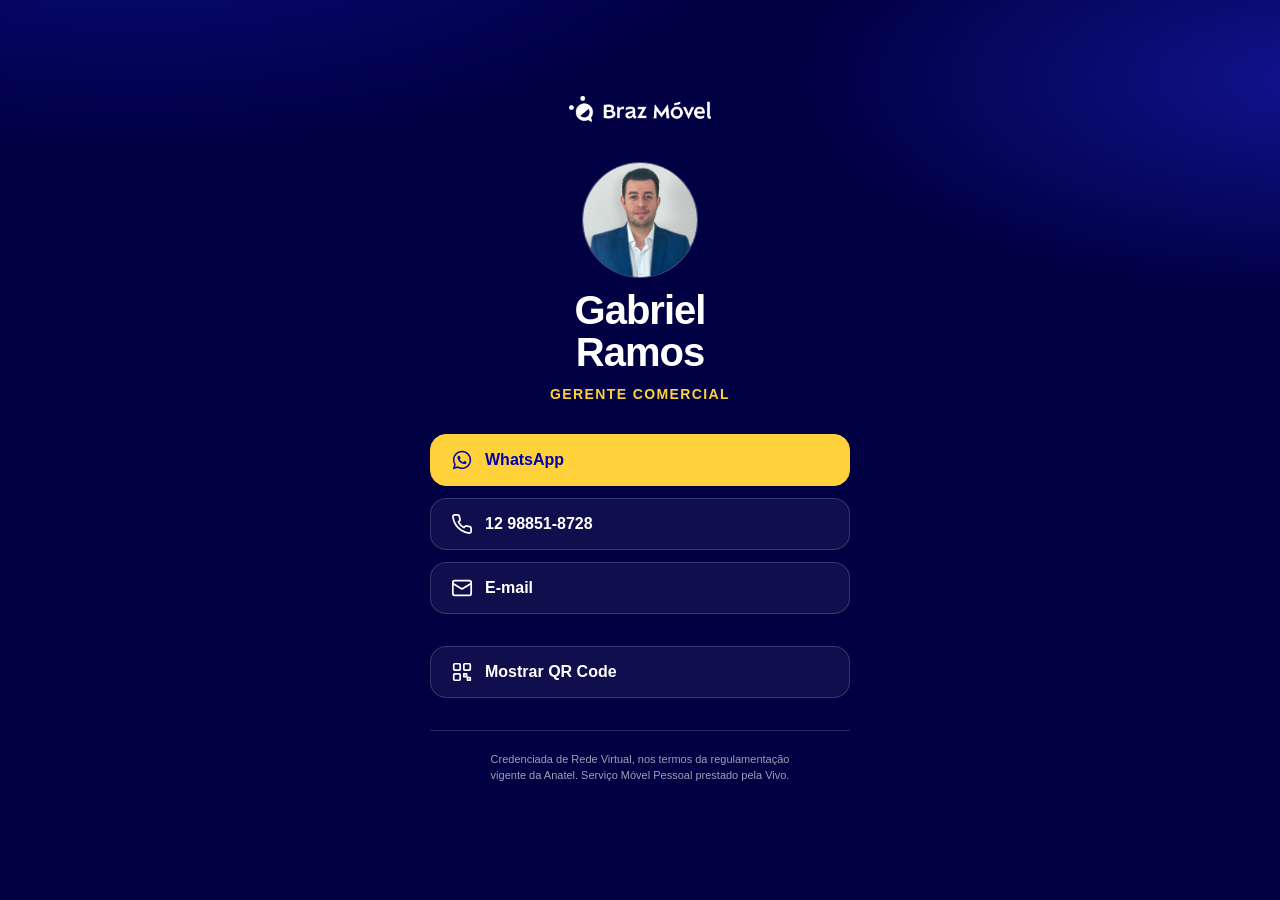
<file: gabriel/index.html>
<!DOCTYPE html>
<html lang="pt-BR">
<head>
<meta charset="UTF-8">
<meta name="viewport" content="width=device-width, initial-scale=1, viewport-fit=cover">
<title>Gabriel Ramos · Braz Móvel</title>
<meta name="description" content="Gabriel Ramos, Gerente Comercial da Braz Móvel. Fale direto por WhatsApp, telefone ou e-mail.">
<meta name="theme-color" content="#00016B">
<link rel="stylesheet" href="braz.css">
</head>
<body>

<main class="tela">

  <header class="topo">
    <img src="assets/logo-braz-branco.png" alt="Braz Móvel">
  </header>

  <section class="pessoa">
    <div class="retrato">
      <img id="foto" alt="" src="assets/gabriel.jpg">
      <span class="iniciais" id="iniciais" aria-hidden="true" hidden>GR</span>
    </div>
    <h1 class="nome">Gabriel<br>Ramos</h1>
    <p class="cargo">Gerente Comercial</p>
  </section>

  <nav class="acoes" aria-label="Formas de contato">

    <a class="btn btn--principal" href="https://wa.me/5512988518728?text=Ol%C3%A1%20Gabriel%2C%20vim%20pelo%20QR%20Code%20da%20Braz%20M%C3%B3vel." target="_blank" rel="noopener">
      <svg class="icone" viewBox="0 0 24 24" fill="currentColor" aria-hidden="true"><path d="M12.04 2C6.58 2 2.13 6.45 2.13 11.91c0 1.75.46 3.45 1.32 4.95L2 22l5.25-1.38a9.9 9.9 0 0 0 4.79 1.22h.01c5.46 0 9.91-4.45 9.91-9.91C21.96 6.45 17.5 2 12.04 2zm0 18.15h-.01a8.2 8.2 0 0 1-4.19-1.15l-.3-.18-3.12.82.83-3.04-.2-.31a8.22 8.22 0 0 1-1.26-4.38c0-4.54 3.7-8.23 8.25-8.23a8.23 8.23 0 0 1 8.24 8.24c0 4.54-3.7 8.23-8.24 8.23zm4.52-6.16c-.25-.12-1.47-.72-1.69-.81-.23-.08-.39-.12-.56.13-.16.25-.64.8-.78.97-.15.16-.29.19-.54.06-.25-.12-1.05-.39-1.99-1.23-.74-.66-1.23-1.47-1.38-1.72-.14-.25-.01-.38.11-.51.11-.11.25-.29.37-.43.12-.15.16-.25.25-.41.08-.17.04-.31-.02-.43-.06-.12-.56-1.34-.76-1.84-.2-.48-.4-.42-.56-.43h-.48c-.16 0-.43.06-.65.31-.22.25-.85.83-.85 2.03s.88 2.35 1 2.51c.12.16 1.72 2.63 4.17 3.69.58.25 1.04.4 1.39.51.59.19 1.12.16 1.54.1.47-.07 1.47-.6 1.67-1.18.21-.58.21-1.07.15-1.18-.06-.11-.22-.17-.47-.29z"/></svg>
      <span class="rotulo">WhatsApp</span>
    </a>

    <a class="btn" href="tel:+5512988518728">
      <svg class="icone" viewBox="0 0 24 24" fill="none" stroke="currentColor" stroke-width="1.9" stroke-linecap="round" stroke-linejoin="round" aria-hidden="true"><path d="M22 16.92v3a2 2 0 0 1-2.18 2 19.79 19.79 0 0 1-8.63-3.07 19.5 19.5 0 0 1-6-6 19.79 19.79 0 0 1-3.07-8.67A2 2 0 0 1 4.11 2h3a2 2 0 0 1 2 1.72c.13.96.36 1.9.7 2.81a2 2 0 0 1-.45 2.11L8.09 9.91a16 16 0 0 0 6 6l1.27-1.27a2 2 0 0 1 2.11-.45c.9.34 1.85.57 2.81.7A2 2 0 0 1 22 16.92z"/></svg>
      <span class="rotulo">12 98851-8728</span>
    </a>

    <a class="btn" href="mailto:gabriel.ramos@grupoitnet.com.br">
      <svg class="icone" viewBox="0 0 24 24" fill="none" stroke="currentColor" stroke-width="1.9" stroke-linecap="round" stroke-linejoin="round" aria-hidden="true"><rect x="2" y="4" width="20" height="16" rx="2"/><path d="m22 7-10 6L2 7"/></svg>
      <span class="rotulo">E-mail</span>
    </a>

  </nav>

  <section class="qr-area">
    <button class="btn" id="btn-qr" type="button" aria-expanded="false" aria-controls="qr-caixa">
      <svg class="icone" viewBox="0 0 24 24" fill="none" stroke="currentColor" stroke-width="1.9" stroke-linejoin="round" aria-hidden="true"><rect x="3" y="3" width="7" height="7" rx="1"/><rect x="14" y="3" width="7" height="7" rx="1"/><rect x="3" y="14" width="7" height="7" rx="1"/><path d="M14 14h3v3h-3zM18 18h3v3h-3z"/></svg>
      <span class="rotulo">Mostrar QR Code</span>
    </button>
    <div class="qr-caixa" id="qr-caixa">
      <canvas id="qr" width="464" height="464" aria-label="QR Code desta página"></canvas>
    </div>
    <p class="qr-dica" id="qr-dica" hidden>Peça para o cliente apontar a câmera do celular</p>
  </section>

  <footer class="rodape">
    <p class="disclaimer">
      Credenciada de Rede Virtual, nos termos da regulamentação vigente da Anatel.
      Serviço Móvel Pessoal prestado pela Vivo.
    </p>
  </footer>

</main>

<script src="qr.js"></script>
<script>
(function () {
  'use strict';


  /* ---- QR ---- */
  var btnQr  = document.getElementById('btn-qr');
  var caixa  = document.getElementById('qr-caixa');
  var dica   = document.getElementById('qr-dica');
  var canvas = document.getElementById('qr');
  var desenhado = false;

  btnQr.addEventListener('click', function () {
    var abrindo = !caixa.classList.contains('aberto');
    if (abrindo && !desenhado) {
      /* Endereço público do cartão (GitHub Pages). O QR aponta SEMPRE para cá,
         mesmo quando o arquivo é aberto localmente por file:// — assim o QR
         funciona igual no computador do Raí e no celular do vendedor. */
      var URL_PUBLICA = 'https://virtualmend8s-max.github.io/cartao-braz/gabriel/';

      /* Preto puro de propósito, não azul da marca: leitor de celular
         (iPhone principalmente) precisa de contraste alto pra ler. O azul
         #0001AD dava razão ~0.2:1 e alguns aparelhos não decodificavam. */
      QR.desenhar(canvas, URL_PUBLICA, {
        escuro: '#000000', claro: '#FFFFFF', margem: 4
      });
      desenhado = true;
    }
    caixa.classList.toggle('aberto', abrindo);
    dica.hidden = !abrindo;
    btnQr.setAttribute('aria-expanded', String(abrindo));
    btnQr.querySelector('.rotulo').textContent = abrindo ? 'Esconder QR Code' : 'Mostrar QR Code';
  });
})();
</script>

</body>
</html>
</file>
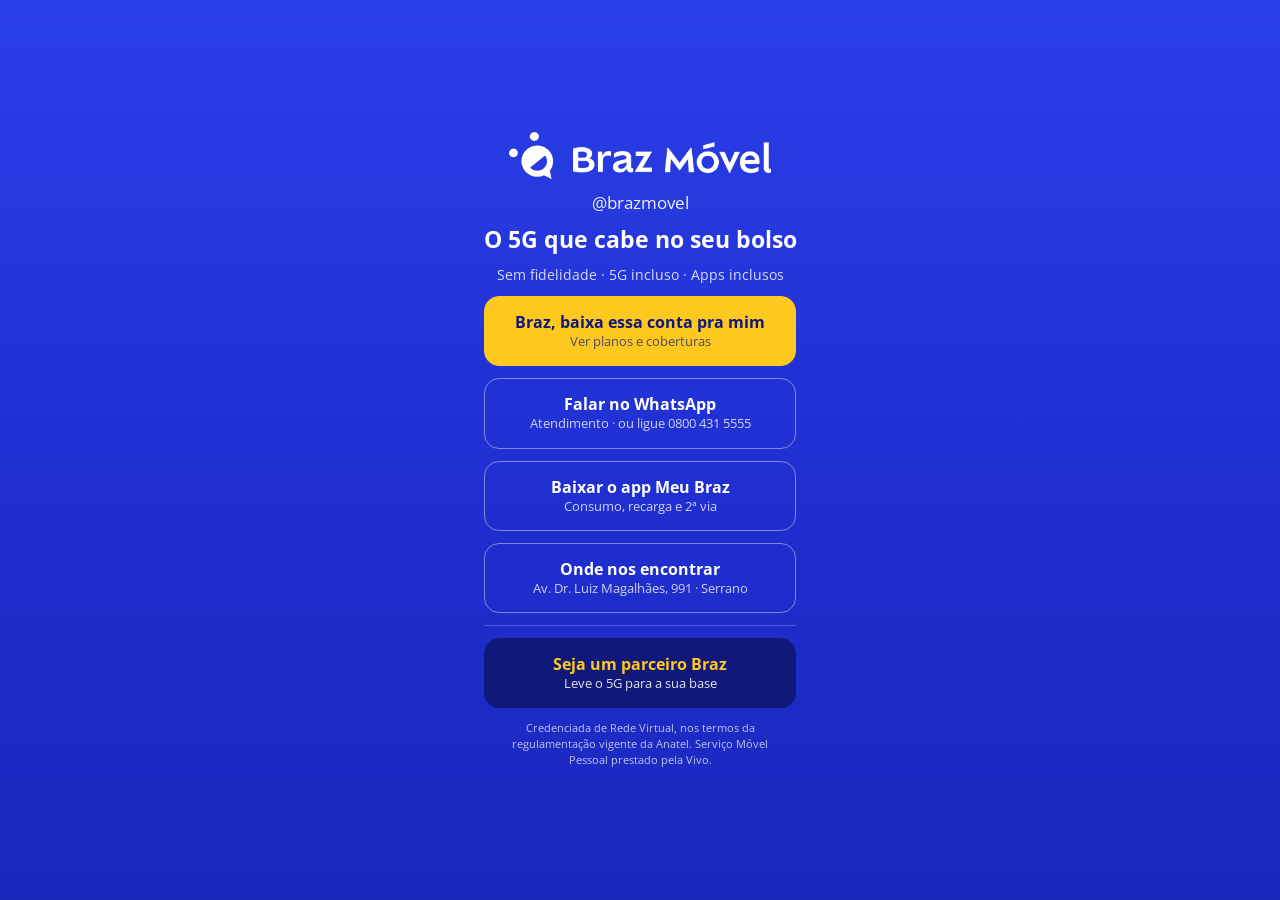
<file: links-proto/index.html>
<!DOCTYPE html>
<html lang="pt-BR">
<head>
<meta charset="UTF-8">
<meta name="viewport" content="width=device-width, initial-scale=1">
<title>Braz Móvel · /links (protótipo 5 botões)</title>
<link rel="preconnect" href="https://fonts.googleapis.com">
<link rel="preconnect" href="https://fonts.gstatic.com" crossorigin>
<link href="https://fonts.googleapis.com/css2?family=Open+Sans:wght@400;600;700;800&display=swap" rel="stylesheet">
<style>
  * { margin:0; padding:0; box-sizing:border-box; }

  /* Escala única: tudo abaixo deriva daqui.
     Cresce com a largura da tela, mas nunca sai do intervalo seguro. */
  :root {
    --gap: clamp(7px, 1.5vh, 12px);   /* respiro vertical entre blocos */
    --pad: clamp(22px, 6vw, 34px);    /* margem lateral — respiro nos cantos */
  }

  html { height: 100%; }

  body {
    font-family: "Open Sans", "Segoe UI", system-ui, sans-serif;
    background: linear-gradient(180deg, #2B3FE8 0%, #1F2FD0 55%, #1A28BC 100%);
    color: #fff;
    /* dvh = altura real, já descontando barra do navegador e botões do Android.
       min-height mantém a rolagem disponível se a tela for baixa demais. */
    min-height: 100dvh;
    display: flex;
    flex-direction: column;
    align-items: center;
    justify-content: center;   /* sobra de espaço se distribui sozinha */
    gap: var(--gap);
    padding: calc(var(--gap) * 1.6) var(--pad);
  }

  /* ---- topo ---- */
  .marca {
    width: 100%;
    max-width: min(262px, 70vw);
  }
  .marca img {
    width: 100%;
    height: auto;
    display: block;
  }
  .arroba {
    font-size: clamp(13.5px, 4.1vw, 17px);
    opacity: .92;
  }

  .headline {
    /* teto em vw impede a quebra em 2 linhas em telas de 360px */
    font-size: clamp(17px, 5.7vw, 23px);
    font-weight: 700;
    text-align: center;
    line-height: 1.2;
    text-wrap: balance;
  }
  .subheadline {
    font-size: clamp(11.5px, 3.5vw, 13.5px);
    opacity: .82;
    text-align: center;
    line-height: 1.35;
  }

  /* ---- botões ---- */
  .botoes {
    width: 100%;
    max-width: 312px;
    display: flex;
    flex-direction: column;
    gap: var(--gap);
  }

  .btn {
    display: block;
    text-align: center;
    padding: clamp(10px, 1.7vh, 15px) 14px;
    border-radius: 15px;
    text-decoration: none;
    border: 1.5px solid rgba(255,255,255,.42);
    color: #fff;
  }
  .btn .t {
    font-size: clamp(13.5px, 4.2vw, 16px);
    font-weight: 700;
    line-height: 1.25;
  }
  .btn .s {
    font-size: clamp(11px, 3.3vw, 12.5px);
    opacity: .78;
    margin-top: 2px;
    line-height: 1.3;
  }

  .btn.destaque {
    background: #FFC81E;
    border-color: #FFC81E;
    color: #10197A;
  }
  .btn.destaque .s { opacity: .72; }

  /* botão do provedor — navy sólido, título amarelo */
  .btn.parceria {
    background: #10197A;
    border-color: #10197A;
  }
  .btn.parceria .t { color: #FFC81E; }
  .btn.parceria .s { color: #fff; opacity: .88; }

  /* ---- divisória antes do bloco de parceria ---- */
  .divisoria {
    width: 100%;
    max-width: 312px;
    height: 1px;
    background: rgba(255,255,255,.22);
    flex: none;
  }

  /* ---- rodapé legal ---- */
  .legal {
    max-width: 296px;
    font-size: clamp(9.5px, 2.8vw, 11px);
    line-height: 1.45;
    opacity: .72;
    text-align: center;
    text-wrap: pretty;
  }

  /* Tela muito baixa: só aí vale colar no topo e liberar rolagem,
     porque o conteúdo realmente não cabe. Acima disso, permanece
     centralizado — senão sobra uma faixa morta no pé da tela. */
  @media (max-height: 540px) {
    body { justify-content: flex-start; padding-top: var(--gap); }
  }
</style>
</head>
<body>

  <div class="marca"><img src="[data-uri]" alt="Braz Movel"></div>

  <div class="arroba">@brazmovel</div>

  <div class="headline">O 5G que cabe no seu bolso</div>
  <div class="subheadline">Sem fidelidade · 5G incluso · Apps inclusos</div>

  <div class="botoes">

    <a class="btn destaque" href="#">
      <div class="t">Braz, baixa essa conta pra mim</div>
      <div class="s">Ver planos e coberturas</div>
    </a>

    <a class="btn" href="#">
      <div class="t">Falar no WhatsApp</div>
      <div class="s">Atendimento · ou ligue 0800 431 5555</div>
    </a>

    <a class="btn" href="#">
      <div class="t">Baixar o app Meu Braz</div>
      <div class="s">Consumo, recarga e 2ª via</div>
    </a>

    <a class="btn" href="#">
      <div class="t">Onde nos encontrar</div>
      <div class="s">Av. Dr. Luiz Magalhães, 991 · Serrano</div>
    </a>

    <div class="divisoria"></div>

    <a class="btn parceria" href="#">
      <div class="t">Seja um parceiro Braz</div>
      <div class="s">Leve o 5G para a sua base</div>
    </a>

  </div>

  <div class="legal">
    Credenciada de Rede Virtual, nos termos da regulamentação vigente da Anatel.
    Serviço Móvel Pessoal prestado pela Vivo.
  </div>

</body>
</html>
</file>
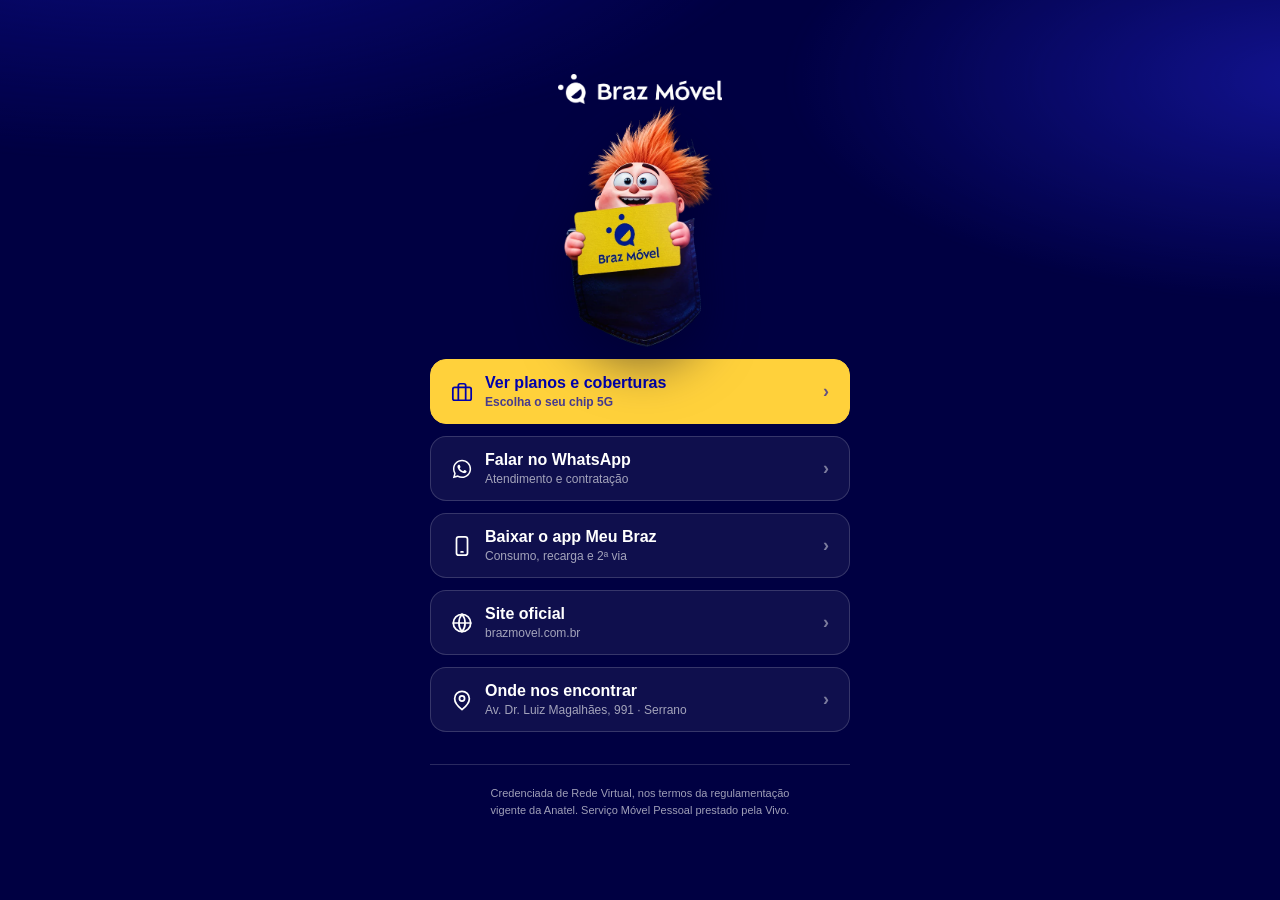
<file: oficial/index.html>
<!DOCTYPE html>
<html lang="pt-BR">
<head>
<meta charset="UTF-8">
<meta name="viewport" content="width=device-width, initial-scale=1, viewport-fit=cover">
<title>Braz Móvel · Links oficiais</title>
<meta name="description" content="Canais oficiais da Braz Móvel. Veja os planos, fale no WhatsApp, baixe o app Meu Braz e encontre nossa loja em Aracaju.">
<meta name="theme-color" content="#00016B">

<!-- Compartilhamento (WhatsApp, Instagram bio, LinkedIn) -->
<meta property="og:type" content="website">
<meta property="og:title" content="Braz Móvel · Links oficiais">
<meta property="og:description" content="Planos, WhatsApp, app Meu Braz e nossa loja. Tudo em um lugar só.">
<meta property="og:url" content="https://virtualmend8s-max.github.io/cartao-braz/oficial/">
<meta property="og:image" content="https://virtualmend8s-max.github.io/cartao-braz/oficial/assets/logo-braz-branco.png">

<link rel="stylesheet" href="braz.css">
</head>
<body>

<main class="tela">

  <header class="topo">
    <img src="assets/logo-braz-branco.png" alt="Braz Móvel">
  </header>

  <!-- Bloco de marca: o mascote saindo do bolso ocupa o lugar que antes era da
       frase-chamada. A assinatura "saindo de um bolso" é fixa na identidade do
       personagem, e a placa que ele ergue já carrega a marca — por isso aqui não
       entra headline: a imagem é a mensagem. O h1 vira texto acessível (lido por
       leitor de tela e pelo Google, invisível na tela). -->
  <section class="marca">
    <h1 class="oculto">Braz Móvel · o 5G que cabe no seu bolso</h1>
    <picture>
      <source srcset="assets/mascote-bolso.webp" type="image/webp">
      <img class="mascote" src="assets/mascote-bolso.png"
           alt="Mascote da Braz Móvel saindo de um bolso segurando a placa Braz Móvel"
           width="401" height="640" fetchpriority="high" decoding="async">
    </picture>
  </section>

  <nav class="acoes" aria-label="Links oficiais da Braz Móvel">

    <!-- CTA dominante: o link de maior valor comercial vem primeiro e é o
         único sólido. Serve B2B e B2C (por isso sem preço no rótulo). -->
    <a class="btn btn--principal" href="https://www.brazmovel.com.br/planos" target="_blank" rel="noopener">
      <svg class="icone" viewBox="0 0 24 24" fill="none" stroke="currentColor" stroke-width="1.9" stroke-linecap="round" stroke-linejoin="round" aria-hidden="true"><rect x="2" y="7" width="20" height="14" rx="2"/><path d="M16 21V5a2 2 0 0 0-2-2h-4a2 2 0 0 0-2 2v16"/></svg>
      <span class="rotulo">
        Ver planos e coberturas
        <span class="sub">Escolha o seu chip 5G</span>
      </span>
      <span class="seta" aria-hidden="true">›</span>
    </a>

    <a class="btn" href="https://wa.me/5579998552734?text=Ol%C3%A1%2C%20vim%20pelos%20links%20da%20Braz%20M%C3%B3vel%20e%20quero%20saber%20mais." target="_blank" rel="noopener">
      <svg class="icone" viewBox="0 0 24 24" fill="currentColor" aria-hidden="true"><path d="M12.04 2C6.58 2 2.13 6.45 2.13 11.91c0 1.75.46 3.45 1.32 4.95L2 22l5.25-1.38a9.9 9.9 0 0 0 4.79 1.22h.01c5.46 0 9.91-4.45 9.91-9.91C21.96 6.45 17.5 2 12.04 2zm0 18.15h-.01a8.2 8.2 0 0 1-4.19-1.15l-.3-.18-3.12.82.83-3.04-.2-.31a8.22 8.22 0 0 1-1.26-4.38c0-4.54 3.7-8.23 8.25-8.23a8.23 8.23 0 0 1 8.24 8.24c0 4.54-3.7 8.23-8.24 8.23zm4.52-6.16c-.25-.12-1.47-.72-1.69-.81-.23-.08-.39-.12-.56.13-.16.25-.64.8-.78.97-.15.16-.29.19-.54.06-.25-.12-1.05-.39-1.99-1.23-.74-.66-1.23-1.47-1.38-1.72-.14-.25-.01-.38.11-.51.11-.11.25-.29.37-.43.12-.15.16-.25.25-.41.08-.17.04-.31-.02-.43-.06-.12-.56-1.34-.76-1.84-.2-.48-.4-.42-.56-.43h-.48c-.16 0-.43.06-.65.31-.22.25-.85.83-.85 2.03s.88 2.35 1 2.51c.12.16 1.72 2.63 4.17 3.69.58.25 1.04.4 1.39.51.59.19 1.12.16 1.54.1.47-.07 1.47-.6 1.67-1.18.21-.58.21-1.07.15-1.18-.06-.11-.22-.17-.47-.29z"/></svg>
      <span class="rotulo">
        Falar no WhatsApp
        <span class="sub">Atendimento e contratação</span>
      </span>
      <span class="seta" aria-hidden="true">›</span>
    </a>

    <a class="btn" href="https://play.google.com/store/apps/details?id=br.com.brazmovel.meu" target="_blank" rel="noopener">
      <svg class="icone" viewBox="0 0 24 24" fill="none" stroke="currentColor" stroke-width="1.9" stroke-linecap="round" stroke-linejoin="round" aria-hidden="true"><rect x="6" y="2" width="12" height="20" rx="2.5"/><path d="M11 18.5h2"/></svg>
      <span class="rotulo">
        Baixar o app Meu Braz
        <span class="sub">Consumo, recarga e 2ª via</span>
      </span>
      <span class="seta" aria-hidden="true">›</span>
    </a>

    <a class="btn" href="https://www.brazmovel.com.br/" target="_blank" rel="noopener">
      <svg class="icone" viewBox="0 0 24 24" fill="none" stroke="currentColor" stroke-width="1.9" stroke-linecap="round" stroke-linejoin="round" aria-hidden="true"><circle cx="12" cy="12" r="9.5"/><path d="M2.5 12h19M12 2.5a15 15 0 0 1 0 19 15 15 0 0 1 0-19"/></svg>
      <span class="rotulo">
        Site oficial
        <span class="sub">brazmovel.com.br</span>
      </span>
      <span class="seta" aria-hidden="true">›</span>
    </a>

    <a class="btn" href="https://www.google.com/maps/search/?api=1&query=Av.+Dr.+Luiz+Magalh%C3%A3es%2C+991+-+Serrano%2C+Aracaju+-+SE" target="_blank" rel="noopener">
      <svg class="icone" viewBox="0 0 24 24" fill="none" stroke="currentColor" stroke-width="1.9" stroke-linecap="round" stroke-linejoin="round" aria-hidden="true"><path d="M20 10.5c0 5.5-8 12-8 12s-8-6.5-8-12a8 8 0 0 1 16 0z"/><circle cx="12" cy="10.3" r="2.8"/></svg>
      <span class="rotulo">
        Onde nos encontrar
        <span class="sub">Av. Dr. Luiz Magalhães, 991 · Serrano</span>
      </span>
      <span class="seta" aria-hidden="true">›</span>
    </a>

  </nav>

  <footer class="rodape">
    <p class="disclaimer">
      Credenciada de Rede Virtual, nos termos da regulamentação vigente da Anatel.
      Serviço Móvel Pessoal prestado pela Vivo.
    </p>
  </footer>

</main>

</body>
</html>
</file>
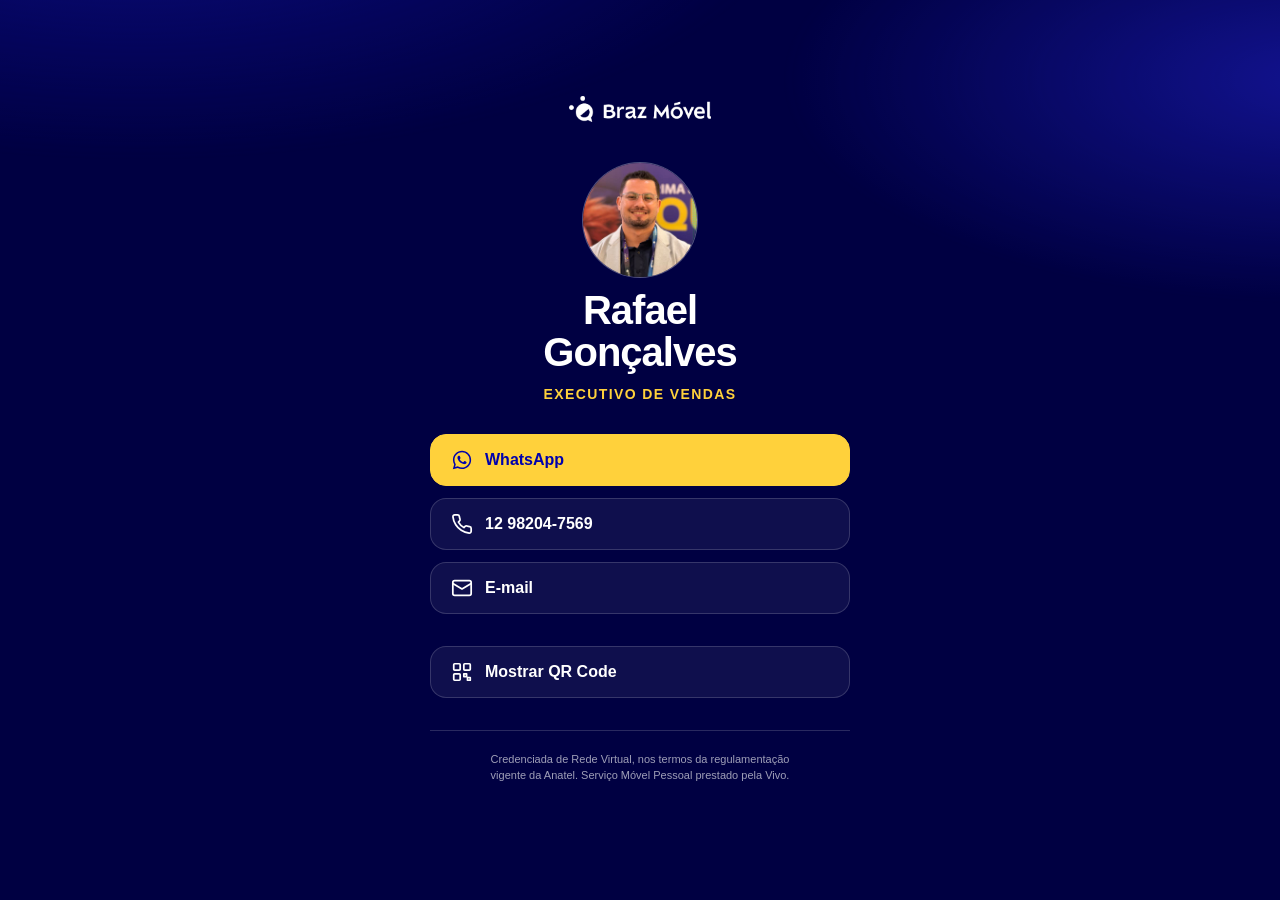
<file: rafael/index.html>
<!DOCTYPE html>
<html lang="pt-BR">
<head>
<meta charset="UTF-8">
<meta name="viewport" content="width=device-width, initial-scale=1, viewport-fit=cover">
<title>Rafael Gonçalves · Braz Móvel</title>
<meta name="description" content="Rafael Gonçalves, Executivo de Vendas da Braz Móvel. Fale direto por WhatsApp, telefone ou e-mail.">
<meta name="theme-color" content="#00016B">
<link rel="stylesheet" href="braz.css">
</head>
<body>

<main class="tela">

  <header class="topo">
    <img src="assets/logo-braz-branco.png" alt="Braz Móvel">
  </header>

  <section class="pessoa">
    <div class="retrato">
      <img id="foto" alt="" src="assets/rafael.jpg">
      <span class="iniciais" id="iniciais" aria-hidden="true" hidden>RG</span>
    </div>
    <h1 class="nome">Rafael<br>Gonçalves</h1>
    <p class="cargo">Executivo de Vendas</p>
  </section>

  <nav class="acoes" aria-label="Formas de contato">

    <a class="btn btn--principal" href="https://wa.me/5512982047569?text=Ol%C3%A1%20Rafael%2C%20vim%20pelo%20QR%20Code%20da%20Braz%20M%C3%B3vel." target="_blank" rel="noopener">
      <svg class="icone" viewBox="0 0 24 24" fill="currentColor" aria-hidden="true"><path d="M12.04 2C6.58 2 2.13 6.45 2.13 11.91c0 1.75.46 3.45 1.32 4.95L2 22l5.25-1.38a9.9 9.9 0 0 0 4.79 1.22h.01c5.46 0 9.91-4.45 9.91-9.91C21.96 6.45 17.5 2 12.04 2zm0 18.15h-.01a8.2 8.2 0 0 1-4.19-1.15l-.3-.18-3.12.82.83-3.04-.2-.31a8.22 8.22 0 0 1-1.26-4.38c0-4.54 3.7-8.23 8.25-8.23a8.23 8.23 0 0 1 8.24 8.24c0 4.54-3.7 8.23-8.24 8.23zm4.52-6.16c-.25-.12-1.47-.72-1.69-.81-.23-.08-.39-.12-.56.13-.16.25-.64.8-.78.97-.15.16-.29.19-.54.06-.25-.12-1.05-.39-1.99-1.23-.74-.66-1.23-1.47-1.38-1.72-.14-.25-.01-.38.11-.51.11-.11.25-.29.37-.43.12-.15.16-.25.25-.41.08-.17.04-.31-.02-.43-.06-.12-.56-1.34-.76-1.84-.2-.48-.4-.42-.56-.43h-.48c-.16 0-.43.06-.65.31-.22.25-.85.83-.85 2.03s.88 2.35 1 2.51c.12.16 1.72 2.63 4.17 3.69.58.25 1.04.4 1.39.51.59.19 1.12.16 1.54.1.47-.07 1.47-.6 1.67-1.18.21-.58.21-1.07.15-1.18-.06-.11-.22-.17-.47-.29z"/></svg>
      <span class="rotulo">WhatsApp</span>
    </a>

    <a class="btn" href="tel:+5512982047569">
      <svg class="icone" viewBox="0 0 24 24" fill="none" stroke="currentColor" stroke-width="1.9" stroke-linecap="round" stroke-linejoin="round" aria-hidden="true"><path d="M22 16.92v3a2 2 0 0 1-2.18 2 19.79 19.79 0 0 1-8.63-3.07 19.5 19.5 0 0 1-6-6 19.79 19.79 0 0 1-3.07-8.67A2 2 0 0 1 4.11 2h3a2 2 0 0 1 2 1.72c.13.96.36 1.9.7 2.81a2 2 0 0 1-.45 2.11L8.09 9.91a16 16 0 0 0 6 6l1.27-1.27a2 2 0 0 1 2.11-.45c.9.34 1.85.57 2.81.7A2 2 0 0 1 22 16.92z"/></svg>
      <span class="rotulo">12 98204-7569</span>
    </a>

    <a class="btn" href="mailto:rafael.goncalves@grupoitnet.com.br">
      <svg class="icone" viewBox="0 0 24 24" fill="none" stroke="currentColor" stroke-width="1.9" stroke-linecap="round" stroke-linejoin="round" aria-hidden="true"><rect x="2" y="4" width="20" height="16" rx="2"/><path d="m22 7-10 6L2 7"/></svg>
      <span class="rotulo">E-mail</span>
    </a>

  </nav>

  <section class="qr-area">
    <button class="btn" id="btn-qr" type="button" aria-expanded="false" aria-controls="qr-caixa">
      <svg class="icone" viewBox="0 0 24 24" fill="none" stroke="currentColor" stroke-width="1.9" stroke-linejoin="round" aria-hidden="true"><rect x="3" y="3" width="7" height="7" rx="1"/><rect x="14" y="3" width="7" height="7" rx="1"/><rect x="3" y="14" width="7" height="7" rx="1"/><path d="M14 14h3v3h-3zM18 18h3v3h-3z"/></svg>
      <span class="rotulo">Mostrar QR Code</span>
    </button>
    <div class="qr-caixa" id="qr-caixa">
      <canvas id="qr" width="464" height="464" aria-label="QR Code desta página"></canvas>
    </div>
    <p class="qr-dica" id="qr-dica" hidden>Peça para o cliente apontar a câmera do celular</p>
  </section>

  <footer class="rodape">
    <p class="disclaimer">
      Credenciada de Rede Virtual, nos termos da regulamentação vigente da Anatel.
      Serviço Móvel Pessoal prestado pela Vivo.
    </p>
  </footer>

</main>

<script src="qr.js"></script>
<script>
(function () {
  'use strict';


  /* ---- QR ---- */
  var btnQr  = document.getElementById('btn-qr');
  var caixa  = document.getElementById('qr-caixa');
  var dica   = document.getElementById('qr-dica');
  var canvas = document.getElementById('qr');
  var desenhado = false;

  btnQr.addEventListener('click', function () {
    var abrindo = !caixa.classList.contains('aberto');
    if (abrindo && !desenhado) {
      /* Endereço público do cartão (GitHub Pages). O QR aponta SEMPRE para cá,
         mesmo quando o arquivo é aberto localmente por file:// — assim o QR
         funciona igual no computador do Raí e no celular do vendedor. */
      var URL_PUBLICA = 'https://virtualmend8s-max.github.io/cartao-braz/rafael/';

      /* Preto puro de propósito, não azul da marca: leitor de celular
         (iPhone principalmente) precisa de contraste alto pra ler. O azul
         #0001AD dava razão ~0.2:1 e alguns aparelhos não decodificavam. */
      QR.desenhar(canvas, URL_PUBLICA, {
        escuro: '#000000', claro: '#FFFFFF', margem: 4
      });
      desenhado = true;
    }
    caixa.classList.toggle('aberto', abrindo);
    dica.hidden = !abrindo;
    btnQr.setAttribute('aria-expanded', String(abrindo));
    btnQr.querySelector('.rotulo').textContent = abrindo ? 'Esconder QR Code' : 'Mostrar QR Code';
  });
})();
</script>

</body>
</html>
</file>
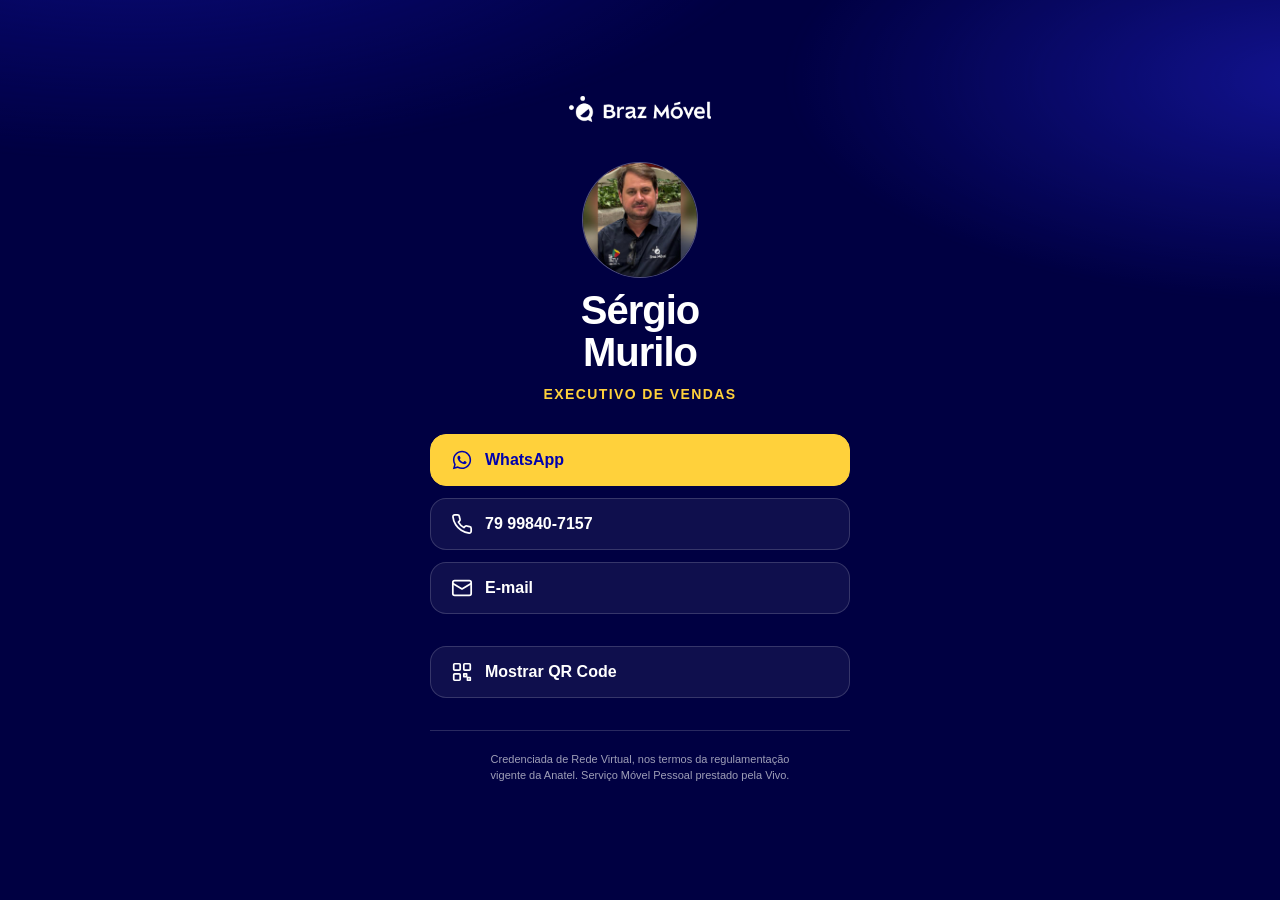
<file: sergio/index.html>
<!DOCTYPE html>
<html lang="pt-BR">
<head>
<meta charset="UTF-8">
<meta name="viewport" content="width=device-width, initial-scale=1, viewport-fit=cover">
<title>Sérgio Murilo · Braz Móvel</title>
<meta name="description" content="Sérgio Murilo, Executivo de Vendas da Braz Móvel. Fale direto por WhatsApp, telefone ou e-mail.">
<meta name="theme-color" content="#00016B">
<link rel="stylesheet" href="braz.css">
</head>
<body>

<main class="tela">

  <header class="topo">
    <img src="assets/logo-braz-branco.png" alt="Braz Móvel">
  </header>

  <section class="pessoa">
    <div class="retrato">
      <img id="foto" alt="" src="assets/sergio.jpg">
      <span class="iniciais" id="iniciais" aria-hidden="true" hidden>SM</span>
    </div>
    <h1 class="nome">Sérgio<br>Murilo</h1>
    <p class="cargo">Executivo de Vendas</p>
  </section>

  <nav class="acoes" aria-label="Formas de contato">

    <a class="btn btn--principal" href="https://wa.me/5579998407157?text=Ol%C3%A1%20S%C3%A9rgio%2C%20vim%20pelo%20QR%20Code%20da%20Braz%20M%C3%B3vel." target="_blank" rel="noopener">
      <svg class="icone" viewBox="0 0 24 24" fill="currentColor" aria-hidden="true"><path d="M12.04 2C6.58 2 2.13 6.45 2.13 11.91c0 1.75.46 3.45 1.32 4.95L2 22l5.25-1.38a9.9 9.9 0 0 0 4.79 1.22h.01c5.46 0 9.91-4.45 9.91-9.91C21.96 6.45 17.5 2 12.04 2zm0 18.15h-.01a8.2 8.2 0 0 1-4.19-1.15l-.3-.18-3.12.82.83-3.04-.2-.31a8.22 8.22 0 0 1-1.26-4.38c0-4.54 3.7-8.23 8.25-8.23a8.23 8.23 0 0 1 8.24 8.24c0 4.54-3.7 8.23-8.24 8.23zm4.52-6.16c-.25-.12-1.47-.72-1.69-.81-.23-.08-.39-.12-.56.13-.16.25-.64.8-.78.97-.15.16-.29.19-.54.06-.25-.12-1.05-.39-1.99-1.23-.74-.66-1.23-1.47-1.38-1.72-.14-.25-.01-.38.11-.51.11-.11.25-.29.37-.43.12-.15.16-.25.25-.41.08-.17.04-.31-.02-.43-.06-.12-.56-1.34-.76-1.84-.2-.48-.4-.42-.56-.43h-.48c-.16 0-.43.06-.65.31-.22.25-.85.83-.85 2.03s.88 2.35 1 2.51c.12.16 1.72 2.63 4.17 3.69.58.25 1.04.4 1.39.51.59.19 1.12.16 1.54.1.47-.07 1.47-.6 1.67-1.18.21-.58.21-1.07.15-1.18-.06-.11-.22-.17-.47-.29z"/></svg>
      <span class="rotulo">WhatsApp</span>
    </a>

    <a class="btn" href="tel:+5579998407157">
      <svg class="icone" viewBox="0 0 24 24" fill="none" stroke="currentColor" stroke-width="1.9" stroke-linecap="round" stroke-linejoin="round" aria-hidden="true"><path d="M22 16.92v3a2 2 0 0 1-2.18 2 19.79 19.79 0 0 1-8.63-3.07 19.5 19.5 0 0 1-6-6 19.79 19.79 0 0 1-3.07-8.67A2 2 0 0 1 4.11 2h3a2 2 0 0 1 2 1.72c.13.96.36 1.9.7 2.81a2 2 0 0 1-.45 2.11L8.09 9.91a16 16 0 0 0 6 6l1.27-1.27a2 2 0 0 1 2.11-.45c.9.34 1.85.57 2.81.7A2 2 0 0 1 22 16.92z"/></svg>
      <span class="rotulo">79 99840-7157</span>
    </a>

    <a class="btn" href="mailto:sergio.murilo@grupoitnet.com.br">
      <svg class="icone" viewBox="0 0 24 24" fill="none" stroke="currentColor" stroke-width="1.9" stroke-linecap="round" stroke-linejoin="round" aria-hidden="true"><rect x="2" y="4" width="20" height="16" rx="2"/><path d="m22 7-10 6L2 7"/></svg>
      <span class="rotulo">E-mail</span>
    </a>

  </nav>

  <section class="qr-area">
    <button class="btn" id="btn-qr" type="button" aria-expanded="false" aria-controls="qr-caixa">
      <svg class="icone" viewBox="0 0 24 24" fill="none" stroke="currentColor" stroke-width="1.9" stroke-linejoin="round" aria-hidden="true"><rect x="3" y="3" width="7" height="7" rx="1"/><rect x="14" y="3" width="7" height="7" rx="1"/><rect x="3" y="14" width="7" height="7" rx="1"/><path d="M14 14h3v3h-3zM18 18h3v3h-3z"/></svg>
      <span class="rotulo">Mostrar QR Code</span>
    </button>
    <div class="qr-caixa" id="qr-caixa">
      <canvas id="qr" width="464" height="464" aria-label="QR Code desta página"></canvas>
    </div>
    <p class="qr-dica" id="qr-dica" hidden>Peça para o cliente apontar a câmera do celular</p>
  </section>

  <footer class="rodape">
    <p class="disclaimer">
      Credenciada de Rede Virtual, nos termos da regulamentação vigente da Anatel.
      Serviço Móvel Pessoal prestado pela Vivo.
    </p>
  </footer>

</main>

<script src="qr.js"></script>
<script>
(function () {
  'use strict';


  /* ---- QR ---- */
  var btnQr  = document.getElementById('btn-qr');
  var caixa  = document.getElementById('qr-caixa');
  var dica   = document.getElementById('qr-dica');
  var canvas = document.getElementById('qr');
  var desenhado = false;

  btnQr.addEventListener('click', function () {
    var abrindo = !caixa.classList.contains('aberto');
    if (abrindo && !desenhado) {
      /* Endereço público do cartão (GitHub Pages). O QR aponta SEMPRE para cá,
         mesmo quando o arquivo é aberto localmente por file:// — assim o QR
         funciona igual no computador do Raí e no celular do vendedor. */
      var URL_PUBLICA = 'https://virtualmend8s-max.github.io/cartao-braz/sergio/';

      /* Preto puro de propósito, não azul da marca: leitor de celular
         (iPhone principalmente) precisa de contraste alto pra ler. O azul
         #0001AD dava razão ~0.2:1 e alguns aparelhos não decodificavam. */
      QR.desenhar(canvas, URL_PUBLICA, {
        escuro: '#000000', claro: '#FFFFFF', margem: 4
      });
      desenhado = true;
    }
    caixa.classList.toggle('aberto', abrindo);
    dica.hidden = !abrindo;
    btnQr.setAttribute('aria-expanded', String(abrindo));
    btnQr.querySelector('.rotulo').textContent = abrindo ? 'Esconder QR Code' : 'Mostrar QR Code';
  });
})();
</script>

</body>
</html>
</file>
<file: gabriel/braz.css>
/* braz.css — tokens e estilos do cartão de vendedor Braz Móvel
   Paleta e tipografia conforme brand-identity.md (lido em 2026-08-18).
   Direção visual derivada das artes reais anexadas pelo Raí:
   fundo azul profundo com luz difusa em diagonal, CTA em pílula de contorno
   amarelo, cards com hairline azul luminosa. */

/* ---------- Tokens ---------- */
:root {
  /* cores oficiais da marca */
  --azul:        #0001AD;
  --amarelo:     #FFD13B;
  --laranja:     #FF624D;
  --roxo:        #6924F5;
  --verde:       #00D3AA;
  --branco:      #FFFFFF;
  --preto:       #000000;

  /* superfícies derivadas (variação de luminosidade do azul oficial,
     não cor nova — mesma família, como nas artes) */
  --fundo-base:  #000042;
  --fundo-alto:  #10119B;
  --superficie:  rgba(255, 255, 255, 0.06);
  --hairline:    rgba(255, 255, 255, 0.16);
  --hairline-forte: rgba(255, 255, 255, 0.28);

  /* texto */
  --txt:         #FFFFFF;
  --txt-suave:   rgba(255, 255, 255, 0.62);

  /* escala tipográfica */
  --t-nome:      clamp(30px, 8.5vw, 40px);
  --t-cargo:     14px;
  --t-botao:     16px;
  --t-micro:     12px;

  /* espaçamento */
  --gap-xs: 8px;
  --gap-s:  12px;
  --gap-m:  20px;
  --gap-l:  32px;
  --gap-xl: 48px;

  /* forma */
  --r-card:   24px;
  --r-botao:  16px;
  --r-total:  999px;

  /* movimento — curva Apple-like, sem exagero */
  --ease: cubic-bezier(0.32, 0.72, 0, 1);
  --dur:  420ms;

  /* alvo de toque mínimo */
  --toque: 48px;
}

/* ---------- Fonte ---------- */
/* Open Sans é a fonte oficial. Inlined via @font-face abaixo quando houver
   arquivo local; o fallback mantém métrica próxima e nunca cai em Inter/system-ui,
   que é a assinatura visual de template genérico. */
@font-face {
  font-family: 'Open Sans Local';
  src: local('Open Sans'), local('OpenSans-Regular');
  font-weight: 400;
  font-display: swap;
}
@font-face {
  font-family: 'Open Sans Local';
  src: local('Open Sans SemiBold'), local('OpenSans-SemiBold');
  font-weight: 600;
  font-display: swap;
}
@font-face {
  font-family: 'Open Sans Local';
  src: local('Open Sans ExtraBold'), local('OpenSans-ExtraBold');
  font-weight: 800;
  font-display: swap;
}

/* ---------- Base ---------- */
* { box-sizing: border-box; margin: 0; padding: 0; -webkit-tap-highlight-color: transparent; }

html { -webkit-text-size-adjust: 100%; }

body {
  font-family: 'Open Sans Local', 'Open Sans', 'Segoe UI', Tahoma, sans-serif;
  background: var(--fundo-base);
  color: var(--txt);
  min-height: 100dvh;
  display: flex;
  flex-direction: column;
  align-items: center;
  justify-content: center;
  padding: var(--gap-m) var(--gap-m) var(--gap-xl);
  overflow-x: hidden;
  position: relative;
}

/* luz difusa diagonal — o gradiente das artes reais.
   Duas fontes de luz da mesma família azul, nunca duas cores diferentes. */
body::before {
  content: '';
  position: fixed;
  inset: -20% -20% auto -20%;
  height: 90vh;
  background:
    radial-gradient(60% 55% at 22% 8%, var(--fundo-alto) 0%, transparent 62%),
    radial-gradient(52% 48% at 88% 32%, #1A1BB0 0%, transparent 58%);
  opacity: 0.7;
  pointer-events: none;
  z-index: 0;
}

.tela {
  position: relative;
  z-index: 1;
  width: 100%;
  max-width: 420px;
  display: flex;
  flex-direction: column;
  gap: var(--gap-l);
}

/* Marca d'água removida em 2026-08-18 a pedido do Raí: a textura do símbolo
   atrás do conteúdo poluía o cartão. Fundo fica liso (azul + luz difusa). */

/* ---------- Topo ---------- */
.topo {
  display: flex;
  align-items: center;
  justify-content: center;
  padding-top: var(--gap-xs);
}

/* Logo branca oficial, sem filtro. O glow ("smooth") foi removido em
   2026-08-18: 4 tentativas de calibrar viraram névoa em volta da logo. */
.topo img {
  height: 26px;
  width: auto;
  display: block;
}

/* ---------- Identificação ---------- */
.pessoa {
  display: flex;
  flex-direction: column;
  align-items: center;
  text-align: center;
  gap: var(--gap-s);
  padding-top: var(--gap-xs);
}

.retrato {
  width: 116px;
  height: 116px;
  border-radius: var(--r-total);
  background: var(--superficie);
  border: 1px solid var(--hairline-forte);
  display: grid;
  place-items: center;
  overflow: hidden;
  position: relative;
}

.retrato img { width: 100%; height: 100%; object-fit: cover; display: block; }

/* placeholder com iniciais enquanto não há foto */
.retrato .iniciais {
  font-size: 38px;
  font-weight: 800;
  color: var(--amarelo);
  letter-spacing: -0.02em;
}

/* botão de troca de foto - o dono do cartão escolhe a dele.
   Fica discreto sobre o retrato, sem competir com o rosto. */
.foto-btn {
  position: absolute;
  right: 4px;
  bottom: 4px;
  width: 30px;
  height: 30px;
  display: grid;
  place-items: center;
  border: 1px solid var(--hairline-forte);
  border-radius: var(--r-total);
  background: rgba(0, 0, 66, 0.72);
  color: var(--txt);
  cursor: pointer;
  padding: 0;
  transition: background var(--dur) var(--ease), transform var(--dur) var(--ease);
}
.foto-btn svg { width: 15px; height: 15px; display: block; }
.foto-btn:active { transform: scale(0.94); }
@media (hover: hover) {
  .foto-btn:hover { background: var(--azul); }
}

.nome {
  font-size: var(--t-nome);
  font-weight: 800;
  line-height: 1.04;
  letter-spacing: -0.025em;
}

.cargo {
  font-size: var(--t-cargo);
  font-weight: 600;
  letter-spacing: 0.1em;
  text-transform: uppercase;
  color: var(--amarelo);
}

/* ---------- Botões ---------- */
.acoes { display: flex; flex-direction: column; gap: var(--gap-s); width: 100%; min-width: 0; }

.btn {
  display: flex;
  align-items: center;
  width: 100%;
  min-width: 0;
  gap: var(--gap-s);
  min-height: var(--toque);
  padding: 14px var(--gap-m);
  border-radius: var(--r-botao);
  font-size: var(--t-botao);
  font-weight: 600;
  text-decoration: none;
  border: 1px solid var(--hairline);
  background: var(--superficie);
  color: var(--txt);
  transition: transform var(--dur) var(--ease), background var(--dur) var(--ease), border-color var(--dur) var(--ease);
  cursor: pointer;
  font-family: inherit;
  width: 100%;
  /* Conteúdo à esquerda, padrão de lista. Tentei centralizar em 2026-08-21 e
     ficou errado: com ícone só de um lado, rótulo centrado desequilibra. */
  text-align: left;
}

.btn:active { transform: scale(0.975); }

@media (hover: hover) {
  .btn:hover { background: rgba(255, 255, 255, 0.11); border-color: var(--hairline-forte); }
}

/* ação principal — sólida amarela, texto azul (contraste obrigatório do brand) */
.btn--principal {
  background: var(--amarelo);
  color: var(--azul);
  border-color: var(--amarelo);
  font-weight: 800;
}
@media (hover: hover) {
  .btn--principal:hover { background: #FFDA5E; border-color: #FFDA5E; }
}

.btn .icone { width: 22px; height: 22px; flex: none; }
.btn .rotulo { flex: 1; }
.btn .seta { opacity: 0.45; font-size: 18px; }

/* ---------- QR ---------- */
.qr-area { display: flex; flex-direction: column; align-items: center; gap: var(--gap-s); }

.qr-caixa {
  background: var(--branco);
  border-radius: var(--r-card);
  padding: 16px;
  display: none;
  animation: surgir var(--dur) var(--ease);
}
.qr-caixa.aberto { display: block; }
.qr-caixa canvas { display: block; width: 100%; max-width: 320px; height: auto; image-rendering: pixelated; }

@keyframes surgir {
  from { opacity: 0; transform: translateY(10px) scale(0.97); }
  to   { opacity: 1; transform: none; }
}

.qr-dica { font-size: var(--t-micro); color: var(--txt-suave); text-align: center; }

/* ---------- Rodapé ---------- */
.rodape {
  border-top: 1px solid var(--hairline);
  padding-top: var(--gap-m);
  display: flex;
  flex-direction: column;
  gap: var(--gap-xs);
}

.disclaimer {
  font-size: 11px;
  line-height: 1.5;
  color: var(--txt-suave);
  text-align: center;
  text-wrap: balance;
}

/* ---------- Acessibilidade ---------- */
.btn:focus-visible,
a:focus-visible {
  outline: 2px solid var(--amarelo);
  outline-offset: 3px;
}

@media (prefers-reduced-motion: reduce) {
  *, *::before, *::after { animation-duration: 0.01ms !important; transition-duration: 0.01ms !important; }
}

/* ---------- Impressão ---------- */
@media print {
  body::before { display: none; }
  body { background: var(--branco); color: var(--preto); }
}
</file>
<file: oficial/braz.css>
/* braz.css — página oficial de links da Braz Móvel
   Derivada do cartão de vendedor (mesmos tokens, já validados no celular do Raí
   em 2026-08-18). Paleta e tipografia conforme brand-identity.md.

   Diferenças em relação ao cartão de vendedor:
   - não há foto/nome/cargo: o bloco de identificação é a MARCA;
   - botões têm rótulo + subrótulo (a linha de baixo diz o que o clique entrega,
     que é o que separa link-in-bio profissional de lista de links);
   - CTA dominante único (Planos, amarelo sólido); os outros 4 são de contorno. */

/* ---------- Tokens ---------- */
:root {
  /* cores oficiais da marca */
  --azul:        #0001AD;
  --amarelo:     #FFD13B;
  --laranja:     #FF624D;
  --roxo:        #6924F5;
  --verde:       #00D3AA;
  --branco:      #FFFFFF;
  --preto:       #000000;

  /* superfícies derivadas (variação de luminosidade do azul oficial,
     não cor nova — mesma família, como nas artes) */
  --fundo-base:  #000042;
  --fundo-alto:  #10119B;
  --superficie:  rgba(255, 255, 255, 0.06);
  --hairline:    rgba(255, 255, 255, 0.16);
  --hairline-forte: rgba(255, 255, 255, 0.28);

  /* texto */
  --txt:         #FFFFFF;
  --txt-suave:   rgba(255, 255, 255, 0.62);

  /* escala tipográfica */
  --t-chamada:   clamp(26px, 7.4vw, 34px);
  --t-arroba:    13px;
  --t-apoio:     13px;
  --t-botao:     16px;
  --t-sub:       12px;
  --t-micro:     12px;

  /* espaçamento */
  --gap-xs: 8px;
  --gap-s:  12px;
  --gap-m:  20px;
  --gap-l:  32px;
  --gap-xl: 48px;

  /* forma */
  --r-card:   24px;
  --r-botao:  16px;
  --r-total:  999px;

  /* movimento — curva Apple-like, sem exagero */
  --ease: cubic-bezier(0.32, 0.72, 0, 1);
  --dur:  420ms;

  /* alvo de toque mínimo */
  --toque: 48px;
}

/* ---------- Fonte ---------- */
/* Open Sans é a fonte oficial. O fallback mantém métrica próxima e nunca cai em
   Inter/system-ui, que é a assinatura visual de template genérico. */
@font-face {
  font-family: 'Open Sans Local';
  src: local('Open Sans'), local('OpenSans-Regular');
  font-weight: 400;
  font-display: swap;
}
@font-face {
  font-family: 'Open Sans Local';
  src: local('Open Sans SemiBold'), local('OpenSans-SemiBold');
  font-weight: 600;
  font-display: swap;
}
@font-face {
  font-family: 'Open Sans Local';
  src: local('Open Sans ExtraBold'), local('OpenSans-ExtraBold');
  font-weight: 800;
  font-display: swap;
}

/* ---------- Base ---------- */
* { box-sizing: border-box; margin: 0; padding: 0; -webkit-tap-highlight-color: transparent; }

/* overflow-x no HTML além do body: a luz de fundo (body::before) é
   `position: fixed` e estoura a viewport de propósito; `overflow-x` no body
   não corta elemento fixed. É trava preventiva, não correção de defeito.
   Medido em viewport real de 390x844 (via CDP): scrollWidth = 390, sem estouro. */
html { -webkit-text-size-adjust: 100%; overflow-x: hidden; }

body {
  font-family: 'Open Sans Local', 'Open Sans', 'Segoe UI', Tahoma, sans-serif;
  background: var(--fundo-base);
  color: var(--txt);
  min-height: 100dvh;
  display: flex;
  flex-direction: column;
  align-items: center;
  justify-content: center;
  padding: var(--gap-l) var(--gap-m) var(--gap-xl);
  overflow-x: hidden;
  position: relative;
}

/* luz difusa diagonal — o gradiente das artes reais.
   Duas fontes de luz da mesma família azul, nunca duas cores diferentes. */
body::before {
  content: '';
  position: fixed;
  inset: -20% -20% auto -20%;
  height: 90vh;
  background:
    radial-gradient(60% 55% at 22% 8%, var(--fundo-alto) 0%, transparent 62%),
    radial-gradient(52% 48% at 88% 32%, #1A1BB0 0%, transparent 58%);
  opacity: 0.7;
  pointer-events: none;
  z-index: 0;
}

.tela {
  position: relative;
  z-index: 1;
  width: 100%;
  max-width: 420px;
  display: flex;
  flex-direction: column;
  gap: var(--gap-l);
}

/* ---------- Topo ---------- */
.topo {
  display: flex;
  align-items: center;
  justify-content: center;
  padding-top: var(--gap-xs);
}

/* Logo branca oficial, sem filtro nem glow (removido em 2026-08-18: virou névoa). */
.topo img {
  height: 30px;
  width: auto;
  display: block;
}

/* ---------- Bloco de marca ---------- */
/* Ocupa o lugar do retrato/nome do cartão de vendedor. Aqui quem assina é o
   mascote saindo do bolso (2026-08-25: substituiu a frase-chamada). */
.marca {
  display: flex;
  justify-content: center;
  margin-top: calc(var(--gap-l) * -1);
  margin-bottom: calc(var(--gap-m) * -1);
}

/* Altura em `vh` e não em px: o gargalo desta página é a primeira dobra —
   os 5 botões precisam caber sem rolagem. Amarrando o mascote à altura da
   janela, ele encolhe junto no celular baixo (iPhone SE) em vez de empurrar
   o CTA para fora da tela. O teto de 260px impede que ele vire um outdoor
   no desktop, onde `vh` seria enorme. */
.mascote {
  height: clamp(150px, 27vh, 260px);
  width: auto;
  display: block;
  /* sombra projetada seguindo o contorno do recorte (não a caixa da imagem),
     para o boneco assentar no fundo em vez de flutuar colado. */
  filter: drop-shadow(0 18px 26px rgba(0, 0, 40, 0.55));
}

/* Título acessível: sai da tela mas continua existindo para leitor de tela
   e para o buscador. Não usar `display: none`, que remove das duas coisas. */
.oculto {
  position: absolute;
  width: 1px;
  height: 1px;
  overflow: hidden;
  clip-path: inset(50%);
  white-space: nowrap;
}

/* ---------- Botões ---------- */
.acoes { display: flex; flex-direction: column; gap: var(--gap-s); width: 100%; min-width: 0; }

.btn {
  display: flex;
  align-items: center;
  width: 100%;
  min-width: 0;
  gap: var(--gap-s);
  min-height: var(--toque);
  padding: 13px var(--gap-m);
  border-radius: var(--r-botao);
  font-size: var(--t-botao);
  font-weight: 600;
  text-decoration: none;
  border: 1px solid var(--hairline);
  background: var(--superficie);
  color: var(--txt);
  transition: transform var(--dur) var(--ease), background var(--dur) var(--ease), border-color var(--dur) var(--ease);
  cursor: pointer;
  font-family: inherit;
  /* Conteúdo à esquerda, padrão de lista. Centralizar foi tentado em 2026-08-21
     e ficou errado: com ícone só de um lado, rótulo centrado desequilibra. */
  text-align: left;
}

.btn:active { transform: scale(0.975); }

@media (hover: hover) {
  .btn:hover { background: rgba(255, 255, 255, 0.11); border-color: var(--hairline-forte); }
}

/* ação principal — sólida amarela, texto azul (contraste obrigatório do brand).
   É a ÚNICA sólida da página: um CTA dominante por tela. */
.btn--principal {
  background: var(--amarelo);
  color: var(--azul);
  border-color: var(--amarelo);
  font-weight: 800;
}
@media (hover: hover) {
  .btn--principal:hover { background: #FFDA5E; border-color: #FFDA5E; }
}

.btn .icone { width: 22px; height: 22px; flex: none; }

.btn .rotulo {
  flex: 1;
  min-width: 0;
  display: flex;
  flex-direction: column;
  gap: 2px;
  line-height: 1.25;
}

/* subrótulo: diz o que o clique entrega. Sem preço de propósito — a página
   atende B2B e B2C ao mesmo tempo. */
.btn .sub {
  font-size: var(--t-sub);
  font-weight: 400;
  color: var(--txt-suave);
}
.btn--principal .sub { color: rgba(0, 1, 173, 0.72); font-weight: 600; }

.btn .seta { opacity: 0.45; font-size: 18px; flex: none; }
.btn--principal .seta { opacity: 0.6; }

/* entrada escalonada — sutil, só na primeira carga */
@media (prefers-reduced-motion: no-preference) {
  /* `backwards`, não `both`: com `both` o estado inicial (opacity: 0) fica
     valendo antes da animação rodar, e qualquer falha de animação apaga a
     página institucional inteira. Com `backwards` o fim é o estado natural
     do CSS (visível), então o pior caso é aparecer sem animar. */
  .btn { animation: subir var(--dur) var(--ease) backwards; }
  .btn:nth-child(1) { animation-delay: 40ms; }
  .btn:nth-child(2) { animation-delay: 90ms; }
  .btn:nth-child(3) { animation-delay: 140ms; }
  .btn:nth-child(4) { animation-delay: 190ms; }
  .btn:nth-child(5) { animation-delay: 240ms; }
}

@keyframes subir {
  from { opacity: 0; transform: translateY(12px); }
  to   { opacity: 1; transform: none; }
}

/* ---------- Rodapé ---------- */
.rodape {
  border-top: 1px solid var(--hairline);
  padding-top: var(--gap-m);
  display: flex;
  flex-direction: column;
  gap: var(--gap-xs);
}

.disclaimer {
  font-size: 11px;
  line-height: 1.5;
  color: var(--txt-suave);
  text-align: center;
  text-wrap: balance;
}

/* ---------- Acessibilidade ---------- */
.btn:focus-visible,
a:focus-visible {
  outline: 2px solid var(--amarelo);
  outline-offset: 3px;
}

@media (prefers-reduced-motion: reduce) {
  *, *::before, *::after { animation-duration: 0.01ms !important; transition-duration: 0.01ms !important; }
}

/* ---------- Impressão ---------- */
@media print {
  body::before { display: none; }
  body { background: var(--branco); color: var(--preto); }
}
</file>
<file: rafael/braz.css>
/* braz.css — tokens e estilos do cartão de vendedor Braz Móvel
   Paleta e tipografia conforme brand-identity.md (lido em 2026-08-18).
   Direção visual derivada das artes reais anexadas pelo Raí:
   fundo azul profundo com luz difusa em diagonal, CTA em pílula de contorno
   amarelo, cards com hairline azul luminosa. */

/* ---------- Tokens ---------- */
:root {
  /* cores oficiais da marca */
  --azul:        #0001AD;
  --amarelo:     #FFD13B;
  --laranja:     #FF624D;
  --roxo:        #6924F5;
  --verde:       #00D3AA;
  --branco:      #FFFFFF;
  --preto:       #000000;

  /* superfícies derivadas (variação de luminosidade do azul oficial,
     não cor nova — mesma família, como nas artes) */
  --fundo-base:  #000042;
  --fundo-alto:  #10119B;
  --superficie:  rgba(255, 255, 255, 0.06);
  --hairline:    rgba(255, 255, 255, 0.16);
  --hairline-forte: rgba(255, 255, 255, 0.28);

  /* texto */
  --txt:         #FFFFFF;
  --txt-suave:   rgba(255, 255, 255, 0.62);

  /* escala tipográfica */
  --t-nome:      clamp(30px, 8.5vw, 40px);
  --t-cargo:     14px;
  --t-botao:     16px;
  --t-micro:     12px;

  /* espaçamento */
  --gap-xs: 8px;
  --gap-s:  12px;
  --gap-m:  20px;
  --gap-l:  32px;
  --gap-xl: 48px;

  /* forma */
  --r-card:   24px;
  --r-botao:  16px;
  --r-total:  999px;

  /* movimento — curva Apple-like, sem exagero */
  --ease: cubic-bezier(0.32, 0.72, 0, 1);
  --dur:  420ms;

  /* alvo de toque mínimo */
  --toque: 48px;
}

/* ---------- Fonte ---------- */
/* Open Sans é a fonte oficial. Inlined via @font-face abaixo quando houver
   arquivo local; o fallback mantém métrica próxima e nunca cai em Inter/system-ui,
   que é a assinatura visual de template genérico. */
@font-face {
  font-family: 'Open Sans Local';
  src: local('Open Sans'), local('OpenSans-Regular');
  font-weight: 400;
  font-display: swap;
}
@font-face {
  font-family: 'Open Sans Local';
  src: local('Open Sans SemiBold'), local('OpenSans-SemiBold');
  font-weight: 600;
  font-display: swap;
}
@font-face {
  font-family: 'Open Sans Local';
  src: local('Open Sans ExtraBold'), local('OpenSans-ExtraBold');
  font-weight: 800;
  font-display: swap;
}

/* ---------- Base ---------- */
* { box-sizing: border-box; margin: 0; padding: 0; -webkit-tap-highlight-color: transparent; }

html { -webkit-text-size-adjust: 100%; }

body {
  font-family: 'Open Sans Local', 'Open Sans', 'Segoe UI', Tahoma, sans-serif;
  background: var(--fundo-base);
  color: var(--txt);
  min-height: 100dvh;
  display: flex;
  flex-direction: column;
  align-items: center;
  justify-content: center;
  padding: var(--gap-m) var(--gap-m) var(--gap-xl);
  overflow-x: hidden;
  position: relative;
}

/* luz difusa diagonal — o gradiente das artes reais.
   Duas fontes de luz da mesma família azul, nunca duas cores diferentes. */
body::before {
  content: '';
  position: fixed;
  inset: -20% -20% auto -20%;
  height: 90vh;
  background:
    radial-gradient(60% 55% at 22% 8%, var(--fundo-alto) 0%, transparent 62%),
    radial-gradient(52% 48% at 88% 32%, #1A1BB0 0%, transparent 58%);
  opacity: 0.7;
  pointer-events: none;
  z-index: 0;
}

.tela {
  position: relative;
  z-index: 1;
  width: 100%;
  max-width: 420px;
  display: flex;
  flex-direction: column;
  gap: var(--gap-l);
}

/* Marca d'água removida em 2026-08-18 a pedido do Raí: a textura do símbolo
   atrás do conteúdo poluía o cartão. Fundo fica liso (azul + luz difusa). */

/* ---------- Topo ---------- */
.topo {
  display: flex;
  align-items: center;
  justify-content: center;
  padding-top: var(--gap-xs);
}

/* Logo branca oficial, sem filtro. O glow ("smooth") foi removido em
   2026-08-18: 4 tentativas de calibrar viraram névoa em volta da logo. */
.topo img {
  height: 26px;
  width: auto;
  display: block;
}

/* ---------- Identificação ---------- */
.pessoa {
  display: flex;
  flex-direction: column;
  align-items: center;
  text-align: center;
  gap: var(--gap-s);
  padding-top: var(--gap-xs);
}

.retrato {
  width: 116px;
  height: 116px;
  border-radius: var(--r-total);
  background: var(--superficie);
  border: 1px solid var(--hairline-forte);
  display: grid;
  place-items: center;
  overflow: hidden;
  position: relative;
}

.retrato img { width: 100%; height: 100%; object-fit: cover; display: block; }

/* placeholder com iniciais enquanto não há foto */
.retrato .iniciais {
  font-size: 38px;
  font-weight: 800;
  color: var(--amarelo);
  letter-spacing: -0.02em;
}

/* botão de troca de foto - o dono do cartão escolhe a dele.
   Fica discreto sobre o retrato, sem competir com o rosto. */
.foto-btn {
  position: absolute;
  right: 4px;
  bottom: 4px;
  width: 30px;
  height: 30px;
  display: grid;
  place-items: center;
  border: 1px solid var(--hairline-forte);
  border-radius: var(--r-total);
  background: rgba(0, 0, 66, 0.72);
  color: var(--txt);
  cursor: pointer;
  padding: 0;
  transition: background var(--dur) var(--ease), transform var(--dur) var(--ease);
}
.foto-btn svg { width: 15px; height: 15px; display: block; }
.foto-btn:active { transform: scale(0.94); }
@media (hover: hover) {
  .foto-btn:hover { background: var(--azul); }
}

.nome {
  font-size: var(--t-nome);
  font-weight: 800;
  line-height: 1.04;
  letter-spacing: -0.025em;
}

.cargo {
  font-size: var(--t-cargo);
  font-weight: 600;
  letter-spacing: 0.1em;
  text-transform: uppercase;
  color: var(--amarelo);
}

/* ---------- Botões ---------- */
.acoes { display: flex; flex-direction: column; gap: var(--gap-s); width: 100%; min-width: 0; }

.btn {
  display: flex;
  align-items: center;
  width: 100%;
  min-width: 0;
  gap: var(--gap-s);
  min-height: var(--toque);
  padding: 14px var(--gap-m);
  border-radius: var(--r-botao);
  font-size: var(--t-botao);
  font-weight: 600;
  text-decoration: none;
  border: 1px solid var(--hairline);
  background: var(--superficie);
  color: var(--txt);
  transition: transform var(--dur) var(--ease), background var(--dur) var(--ease), border-color var(--dur) var(--ease);
  cursor: pointer;
  font-family: inherit;
  width: 100%;
  /* Conteúdo à esquerda, padrão de lista. Tentei centralizar em 2026-08-21 e
     ficou errado: com ícone só de um lado, rótulo centrado desequilibra. */
  text-align: left;
}

.btn:active { transform: scale(0.975); }

@media (hover: hover) {
  .btn:hover { background: rgba(255, 255, 255, 0.11); border-color: var(--hairline-forte); }
}

/* ação principal — sólida amarela, texto azul (contraste obrigatório do brand) */
.btn--principal {
  background: var(--amarelo);
  color: var(--azul);
  border-color: var(--amarelo);
  font-weight: 800;
}
@media (hover: hover) {
  .btn--principal:hover { background: #FFDA5E; border-color: #FFDA5E; }
}

.btn .icone { width: 22px; height: 22px; flex: none; }
.btn .rotulo { flex: 1; }
.btn .seta { opacity: 0.45; font-size: 18px; }

/* ---------- QR ---------- */
.qr-area { display: flex; flex-direction: column; align-items: center; gap: var(--gap-s); }

.qr-caixa {
  background: var(--branco);
  border-radius: var(--r-card);
  padding: 16px;
  display: none;
  animation: surgir var(--dur) var(--ease);
}
.qr-caixa.aberto { display: block; }
.qr-caixa canvas { display: block; width: 100%; max-width: 320px; height: auto; image-rendering: pixelated; }

@keyframes surgir {
  from { opacity: 0; transform: translateY(10px) scale(0.97); }
  to   { opacity: 1; transform: none; }
}

.qr-dica { font-size: var(--t-micro); color: var(--txt-suave); text-align: center; }

/* ---------- Rodapé ---------- */
.rodape {
  border-top: 1px solid var(--hairline);
  padding-top: var(--gap-m);
  display: flex;
  flex-direction: column;
  gap: var(--gap-xs);
}

.disclaimer {
  font-size: 11px;
  line-height: 1.5;
  color: var(--txt-suave);
  text-align: center;
  text-wrap: balance;
}

/* ---------- Acessibilidade ---------- */
.btn:focus-visible,
a:focus-visible {
  outline: 2px solid var(--amarelo);
  outline-offset: 3px;
}

@media (prefers-reduced-motion: reduce) {
  *, *::before, *::after { animation-duration: 0.01ms !important; transition-duration: 0.01ms !important; }
}

/* ---------- Impressão ---------- */
@media print {
  body::before { display: none; }
  body { background: var(--branco); color: var(--preto); }
}
</file>
<file: sergio/braz.css>
/* braz.css — tokens e estilos do cartão de vendedor Braz Móvel
   Paleta e tipografia conforme brand-identity.md (lido em 2026-08-18).
   Direção visual derivada das artes reais anexadas pelo Raí:
   fundo azul profundo com luz difusa em diagonal, CTA em pílula de contorno
   amarelo, cards com hairline azul luminosa. */

/* ---------- Tokens ---------- */
:root {
  /* cores oficiais da marca */
  --azul:        #0001AD;
  --amarelo:     #FFD13B;
  --laranja:     #FF624D;
  --roxo:        #6924F5;
  --verde:       #00D3AA;
  --branco:      #FFFFFF;
  --preto:       #000000;

  /* superfícies derivadas (variação de luminosidade do azul oficial,
     não cor nova — mesma família, como nas artes) */
  --fundo-base:  #000042;
  --fundo-alto:  #10119B;
  --superficie:  rgba(255, 255, 255, 0.06);
  --hairline:    rgba(255, 255, 255, 0.16);
  --hairline-forte: rgba(255, 255, 255, 0.28);

  /* texto */
  --txt:         #FFFFFF;
  --txt-suave:   rgba(255, 255, 255, 0.62);

  /* escala tipográfica */
  --t-nome:      clamp(30px, 8.5vw, 40px);
  --t-cargo:     14px;
  --t-botao:     16px;
  --t-micro:     12px;

  /* espaçamento */
  --gap-xs: 8px;
  --gap-s:  12px;
  --gap-m:  20px;
  --gap-l:  32px;
  --gap-xl: 48px;

  /* forma */
  --r-card:   24px;
  --r-botao:  16px;
  --r-total:  999px;

  /* movimento — curva Apple-like, sem exagero */
  --ease: cubic-bezier(0.32, 0.72, 0, 1);
  --dur:  420ms;

  /* alvo de toque mínimo */
  --toque: 48px;
}

/* ---------- Fonte ---------- */
/* Open Sans é a fonte oficial. Inlined via @font-face abaixo quando houver
   arquivo local; o fallback mantém métrica próxima e nunca cai em Inter/system-ui,
   que é a assinatura visual de template genérico. */
@font-face {
  font-family: 'Open Sans Local';
  src: local('Open Sans'), local('OpenSans-Regular');
  font-weight: 400;
  font-display: swap;
}
@font-face {
  font-family: 'Open Sans Local';
  src: local('Open Sans SemiBold'), local('OpenSans-SemiBold');
  font-weight: 600;
  font-display: swap;
}
@font-face {
  font-family: 'Open Sans Local';
  src: local('Open Sans ExtraBold'), local('OpenSans-ExtraBold');
  font-weight: 800;
  font-display: swap;
}

/* ---------- Base ---------- */
* { box-sizing: border-box; margin: 0; padding: 0; -webkit-tap-highlight-color: transparent; }

html { -webkit-text-size-adjust: 100%; }

body {
  font-family: 'Open Sans Local', 'Open Sans', 'Segoe UI', Tahoma, sans-serif;
  background: var(--fundo-base);
  color: var(--txt);
  min-height: 100dvh;
  display: flex;
  flex-direction: column;
  align-items: center;
  justify-content: center;
  padding: var(--gap-m) var(--gap-m) var(--gap-xl);
  overflow-x: hidden;
  position: relative;
}

/* luz difusa diagonal — o gradiente das artes reais.
   Duas fontes de luz da mesma família azul, nunca duas cores diferentes. */
body::before {
  content: '';
  position: fixed;
  inset: -20% -20% auto -20%;
  height: 90vh;
  background:
    radial-gradient(60% 55% at 22% 8%, var(--fundo-alto) 0%, transparent 62%),
    radial-gradient(52% 48% at 88% 32%, #1A1BB0 0%, transparent 58%);
  opacity: 0.7;
  pointer-events: none;
  z-index: 0;
}

.tela {
  position: relative;
  z-index: 1;
  width: 100%;
  max-width: 420px;
  display: flex;
  flex-direction: column;
  gap: var(--gap-l);
}

/* Marca d'água removida em 2026-08-18 a pedido do Raí: a textura do símbolo
   atrás do conteúdo poluía o cartão. Fundo fica liso (azul + luz difusa). */

/* ---------- Topo ---------- */
.topo {
  display: flex;
  align-items: center;
  justify-content: center;
  padding-top: var(--gap-xs);
}

/* Logo branca oficial, sem filtro. O glow ("smooth") foi removido em
   2026-08-18: 4 tentativas de calibrar viraram névoa em volta da logo. */
.topo img {
  height: 26px;
  width: auto;
  display: block;
}

/* ---------- Identificação ---------- */
.pessoa {
  display: flex;
  flex-direction: column;
  align-items: center;
  text-align: center;
  gap: var(--gap-s);
  padding-top: var(--gap-xs);
}

.retrato {
  width: 116px;
  height: 116px;
  border-radius: var(--r-total);
  background: var(--superficie);
  border: 1px solid var(--hairline-forte);
  display: grid;
  place-items: center;
  overflow: hidden;
  position: relative;
}

.retrato img { width: 100%; height: 100%; object-fit: cover; display: block; }

/* placeholder com iniciais enquanto não há foto */
.retrato .iniciais {
  font-size: 38px;
  font-weight: 800;
  color: var(--amarelo);
  letter-spacing: -0.02em;
}

/* botão de troca de foto - o dono do cartão escolhe a dele.
   Fica discreto sobre o retrato, sem competir com o rosto. */
.foto-btn {
  position: absolute;
  right: 4px;
  bottom: 4px;
  width: 30px;
  height: 30px;
  display: grid;
  place-items: center;
  border: 1px solid var(--hairline-forte);
  border-radius: var(--r-total);
  background: rgba(0, 0, 66, 0.72);
  color: var(--txt);
  cursor: pointer;
  padding: 0;
  transition: background var(--dur) var(--ease), transform var(--dur) var(--ease);
}
.foto-btn svg { width: 15px; height: 15px; display: block; }
.foto-btn:active { transform: scale(0.94); }
@media (hover: hover) {
  .foto-btn:hover { background: var(--azul); }
}

.nome {
  font-size: var(--t-nome);
  font-weight: 800;
  line-height: 1.04;
  letter-spacing: -0.025em;
}

.cargo {
  font-size: var(--t-cargo);
  font-weight: 600;
  letter-spacing: 0.1em;
  text-transform: uppercase;
  color: var(--amarelo);
}

/* ---------- Botões ---------- */
.acoes { display: flex; flex-direction: column; gap: var(--gap-s); width: 100%; min-width: 0; }

.btn {
  display: flex;
  align-items: center;
  width: 100%;
  min-width: 0;
  gap: var(--gap-s);
  min-height: var(--toque);
  padding: 14px var(--gap-m);
  border-radius: var(--r-botao);
  font-size: var(--t-botao);
  font-weight: 600;
  text-decoration: none;
  border: 1px solid var(--hairline);
  background: var(--superficie);
  color: var(--txt);
  transition: transform var(--dur) var(--ease), background var(--dur) var(--ease), border-color var(--dur) var(--ease);
  cursor: pointer;
  font-family: inherit;
  width: 100%;
  /* Conteúdo à esquerda, padrão de lista. Tentei centralizar em 2026-08-21 e
     ficou errado: com ícone só de um lado, rótulo centrado desequilibra. */
  text-align: left;
}

.btn:active { transform: scale(0.975); }

@media (hover: hover) {
  .btn:hover { background: rgba(255, 255, 255, 0.11); border-color: var(--hairline-forte); }
}

/* ação principal — sólida amarela, texto azul (contraste obrigatório do brand) */
.btn--principal {
  background: var(--amarelo);
  color: var(--azul);
  border-color: var(--amarelo);
  font-weight: 800;
}
@media (hover: hover) {
  .btn--principal:hover { background: #FFDA5E; border-color: #FFDA5E; }
}

.btn .icone { width: 22px; height: 22px; flex: none; }
.btn .rotulo { flex: 1; }
.btn .seta { opacity: 0.45; font-size: 18px; }

/* ---------- QR ---------- */
.qr-area { display: flex; flex-direction: column; align-items: center; gap: var(--gap-s); }

.qr-caixa {
  background: var(--branco);
  border-radius: var(--r-card);
  padding: 16px;
  display: none;
  animation: surgir var(--dur) var(--ease);
}
.qr-caixa.aberto { display: block; }
.qr-caixa canvas { display: block; width: 100%; max-width: 320px; height: auto; image-rendering: pixelated; }

@keyframes surgir {
  from { opacity: 0; transform: translateY(10px) scale(0.97); }
  to   { opacity: 1; transform: none; }
}

.qr-dica { font-size: var(--t-micro); color: var(--txt-suave); text-align: center; }

/* ---------- Rodapé ---------- */
.rodape {
  border-top: 1px solid var(--hairline);
  padding-top: var(--gap-m);
  display: flex;
  flex-direction: column;
  gap: var(--gap-xs);
}

.disclaimer {
  font-size: 11px;
  line-height: 1.5;
  color: var(--txt-suave);
  text-align: center;
  text-wrap: balance;
}

/* ---------- Acessibilidade ---------- */
.btn:focus-visible,
a:focus-visible {
  outline: 2px solid var(--amarelo);
  outline-offset: 3px;
}

@media (prefers-reduced-motion: reduce) {
  *, *::before, *::after { animation-duration: 0.01ms !important; transition-duration: 0.01ms !important; }
}

/* ---------- Impressão ---------- */
@media print {
  body::before { display: none; }
  body { background: var(--branco); color: var(--preto); }
}
</file>
